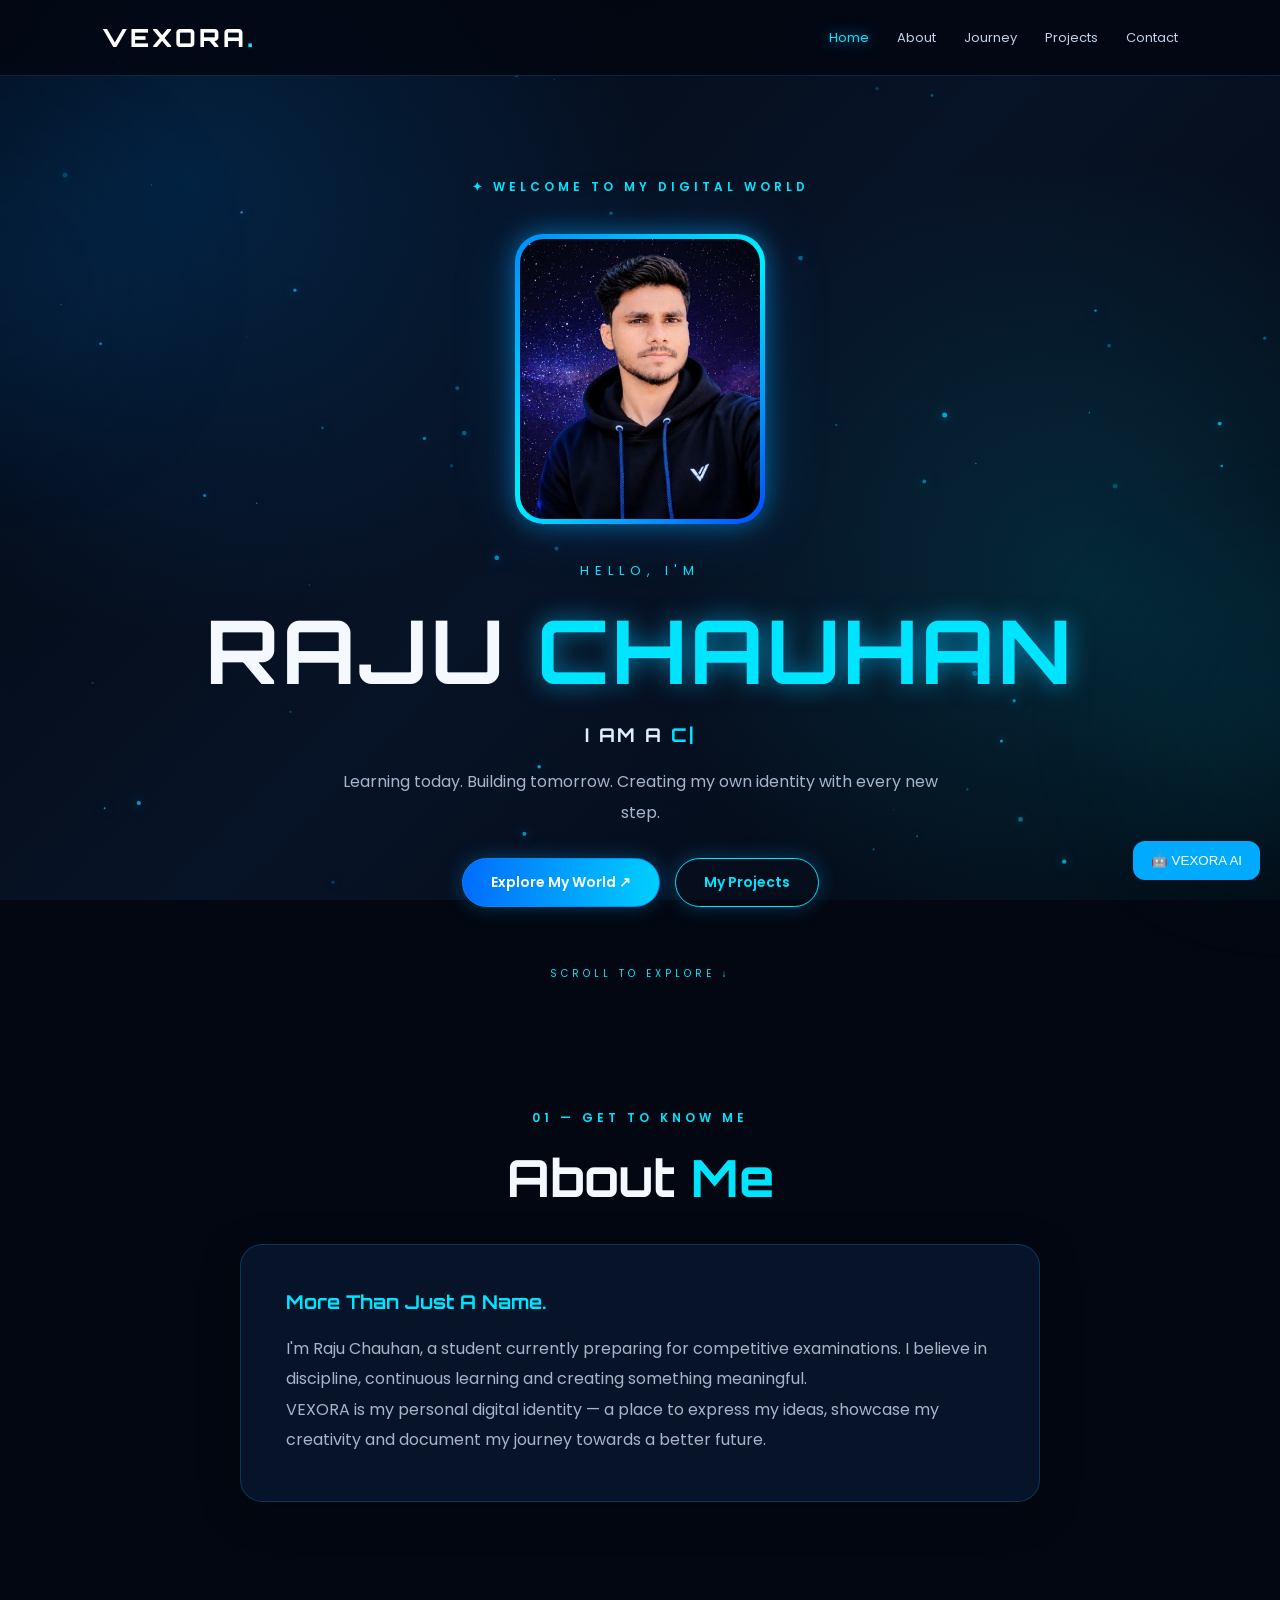
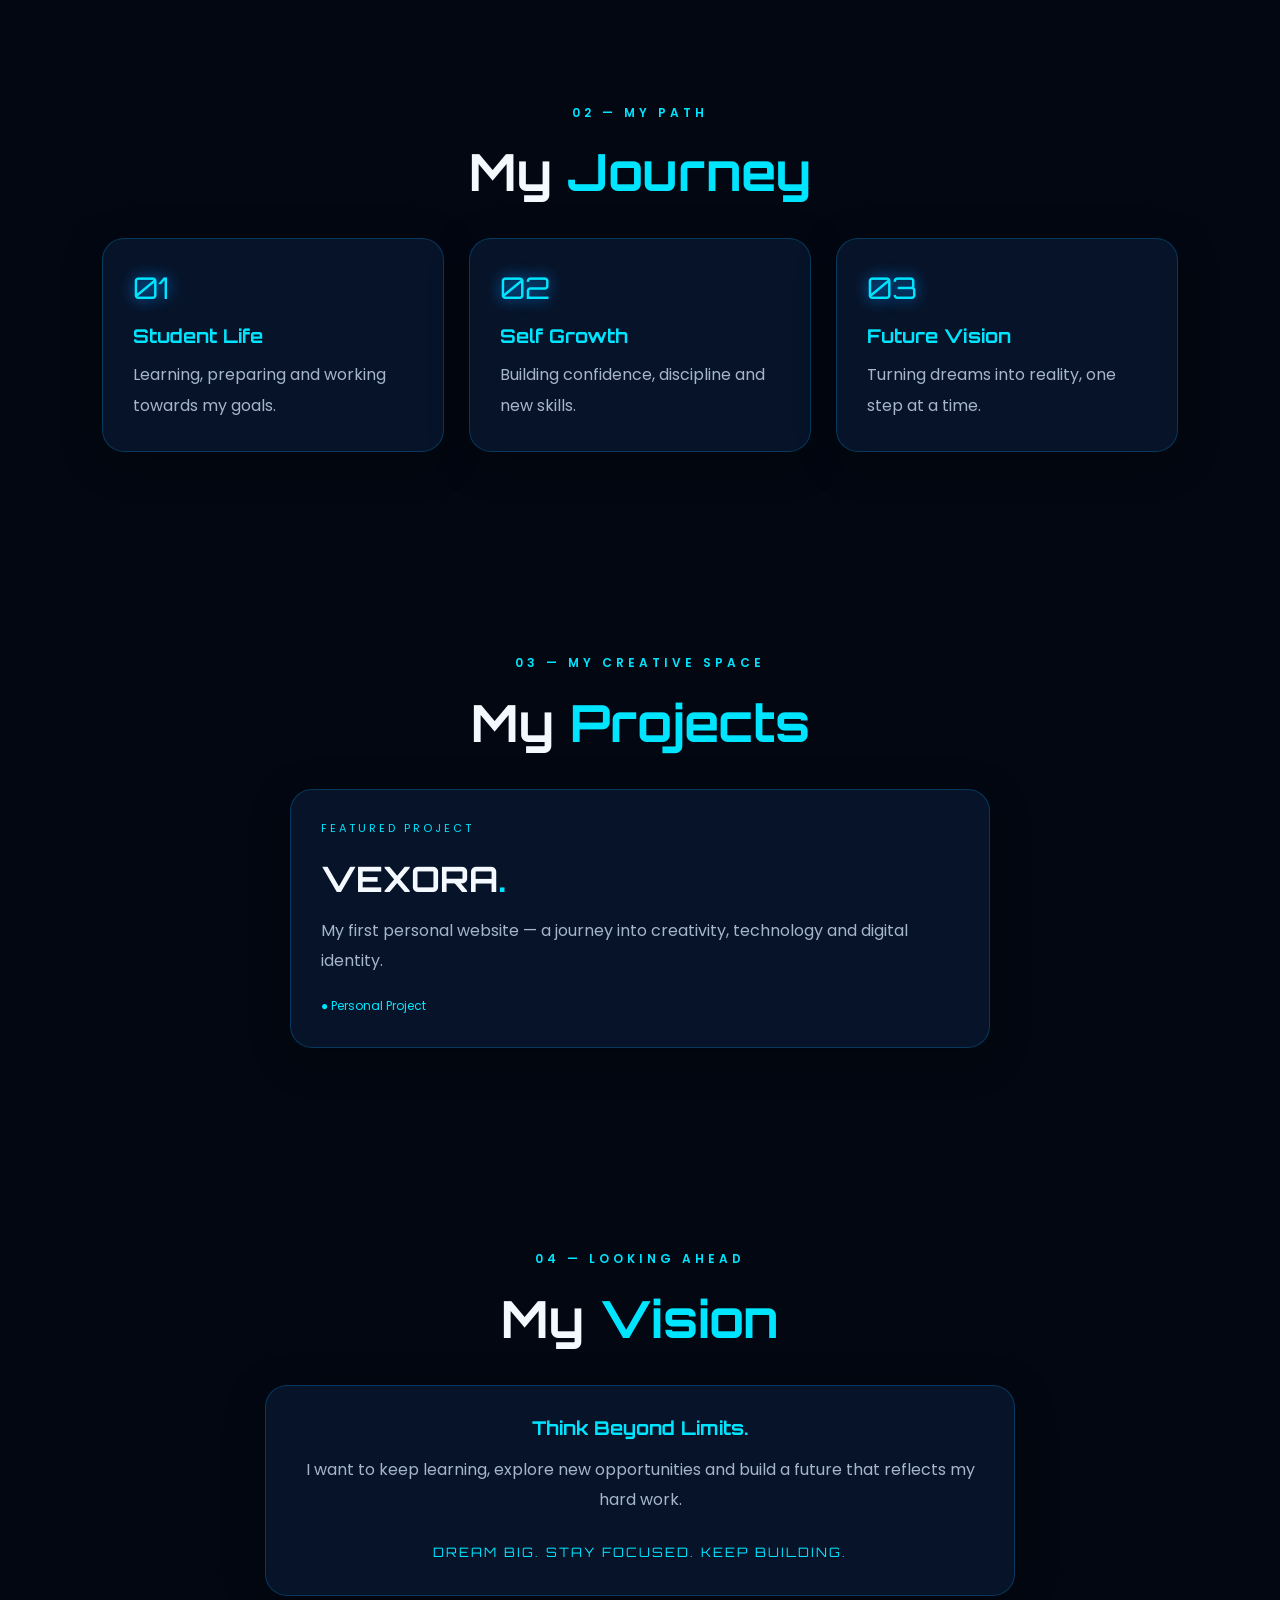
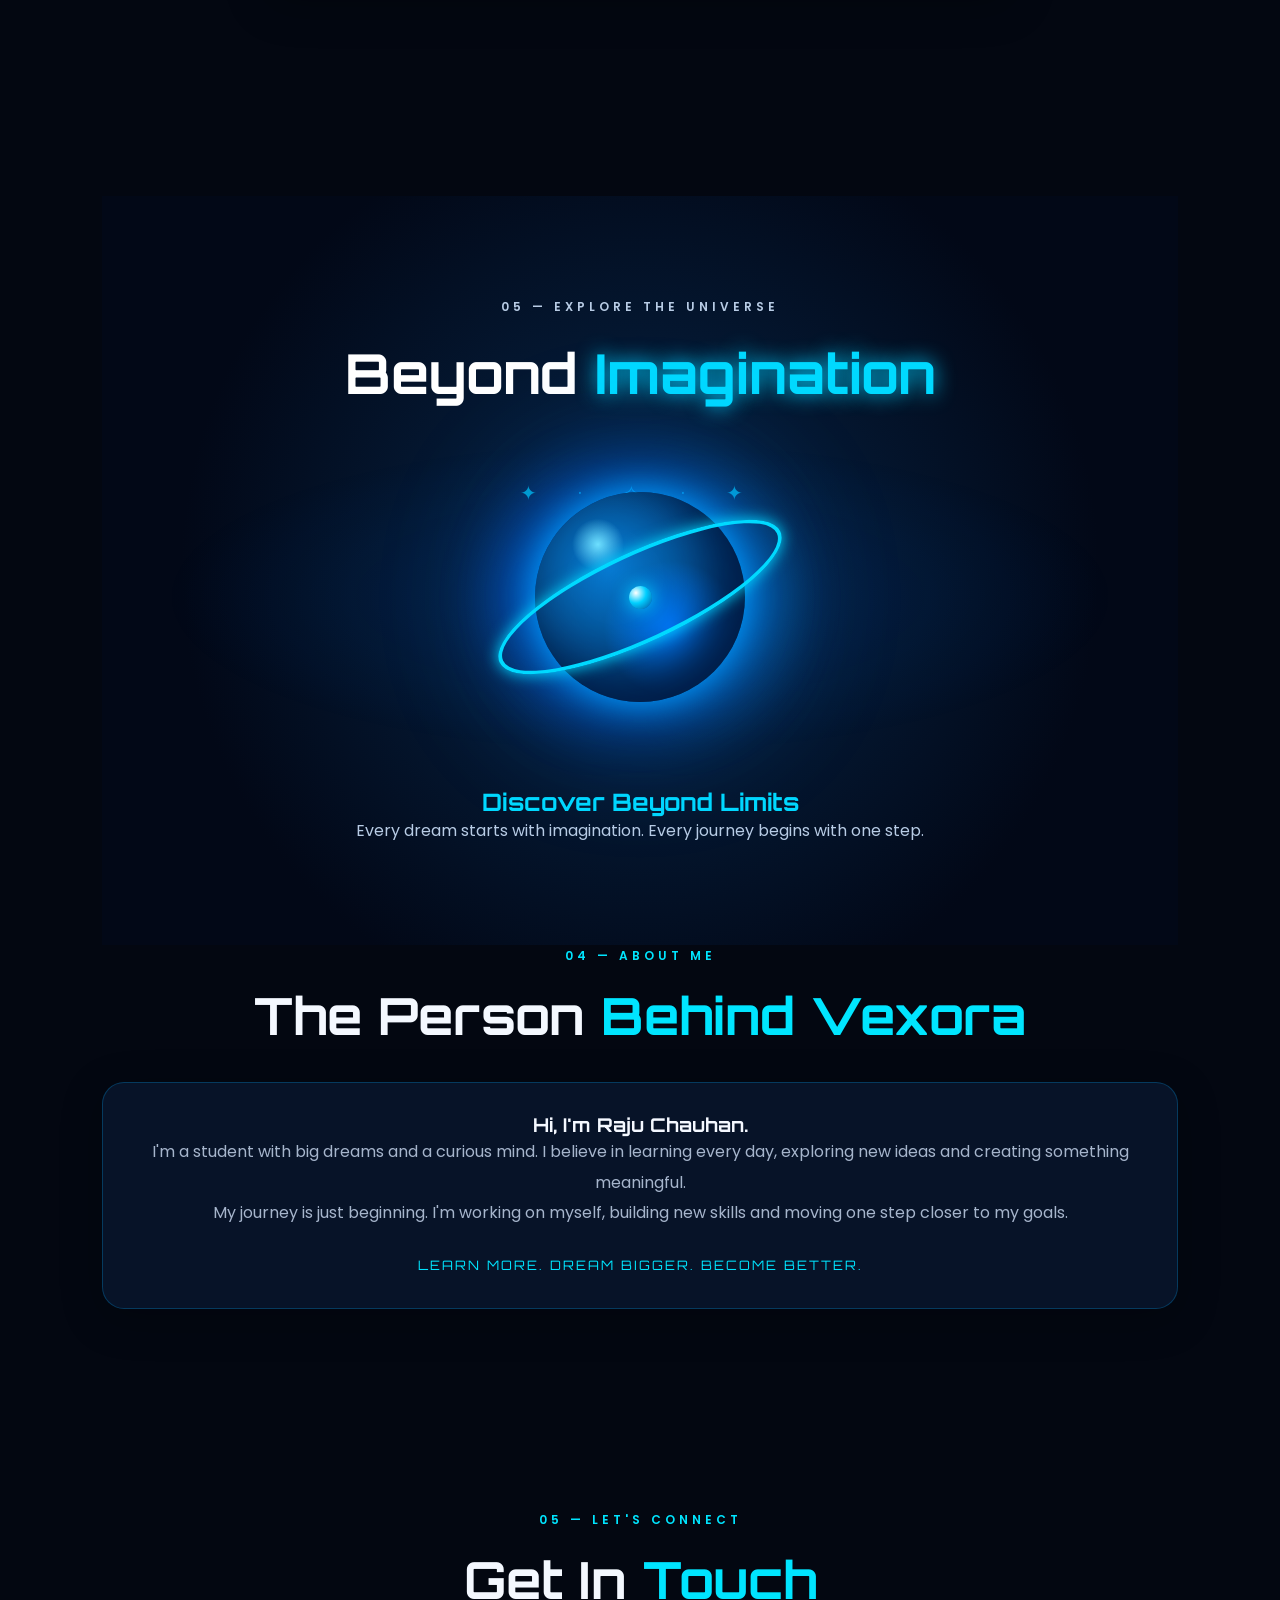
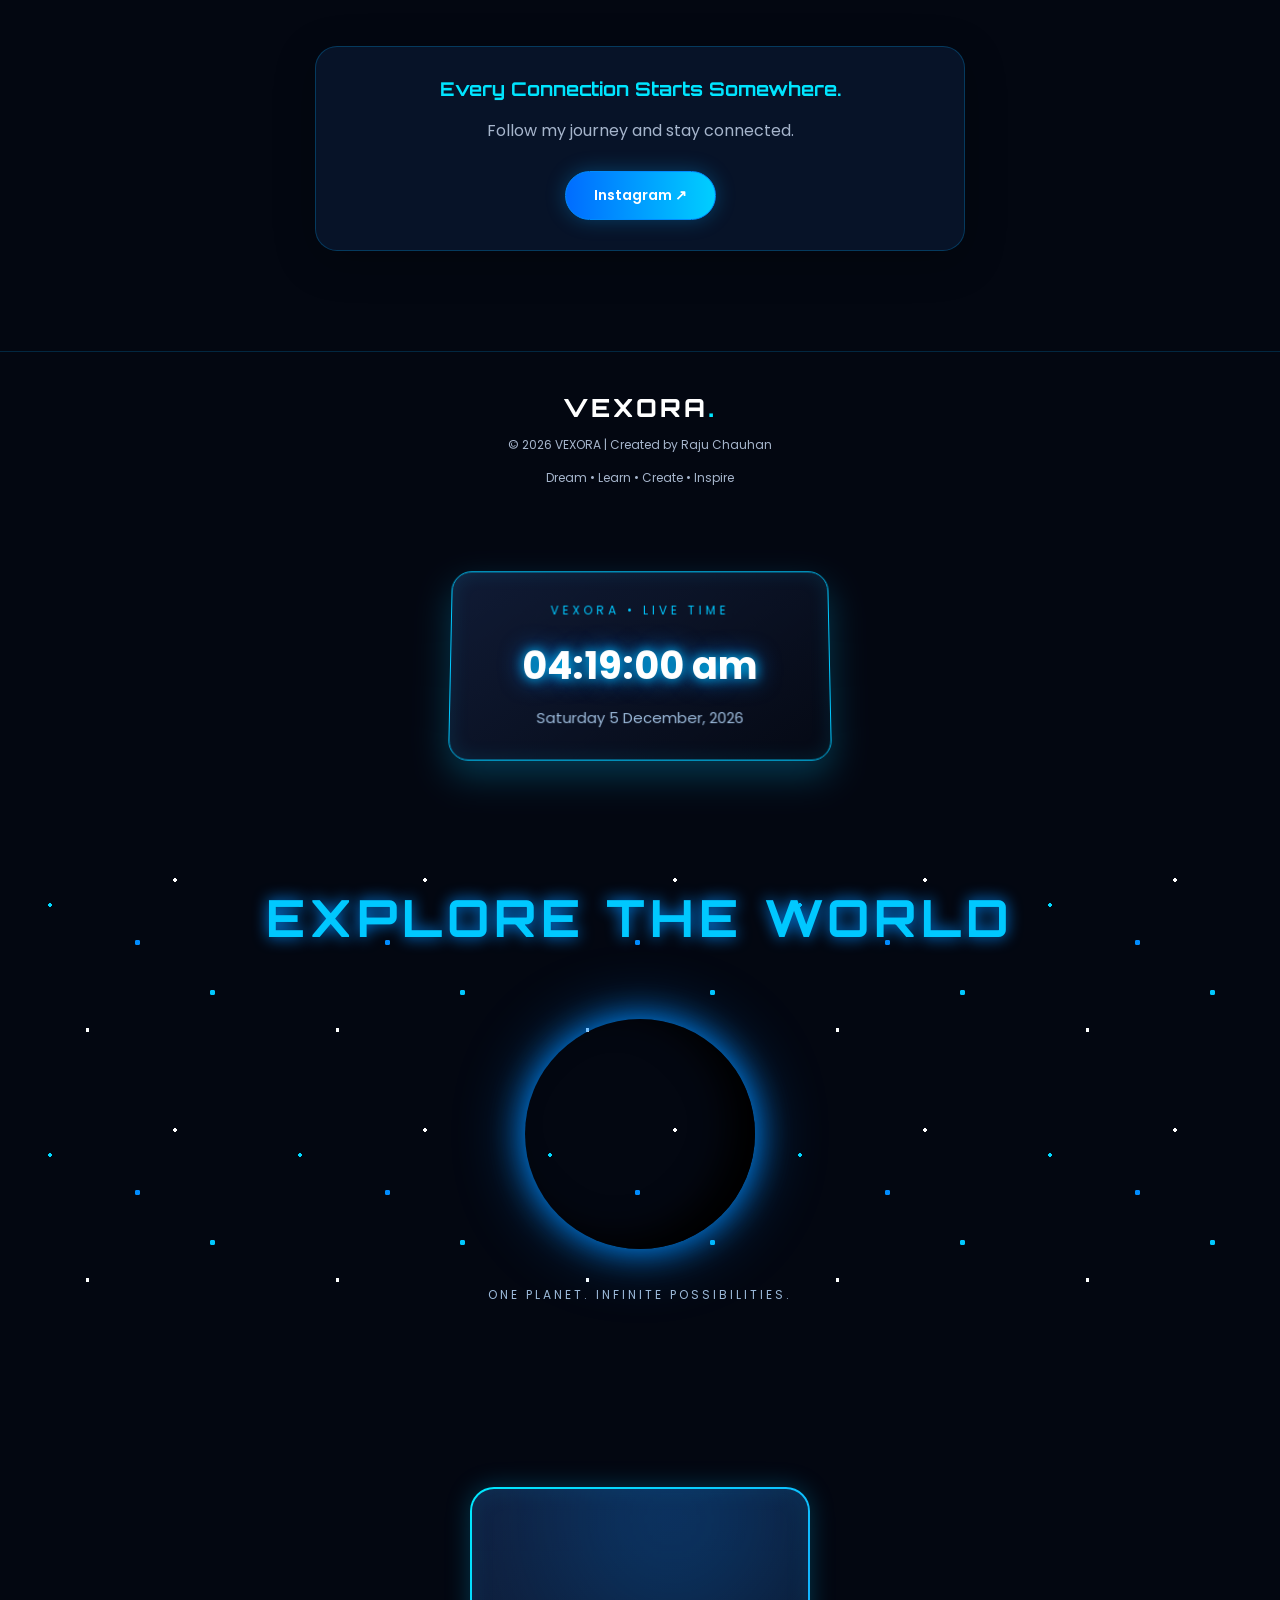
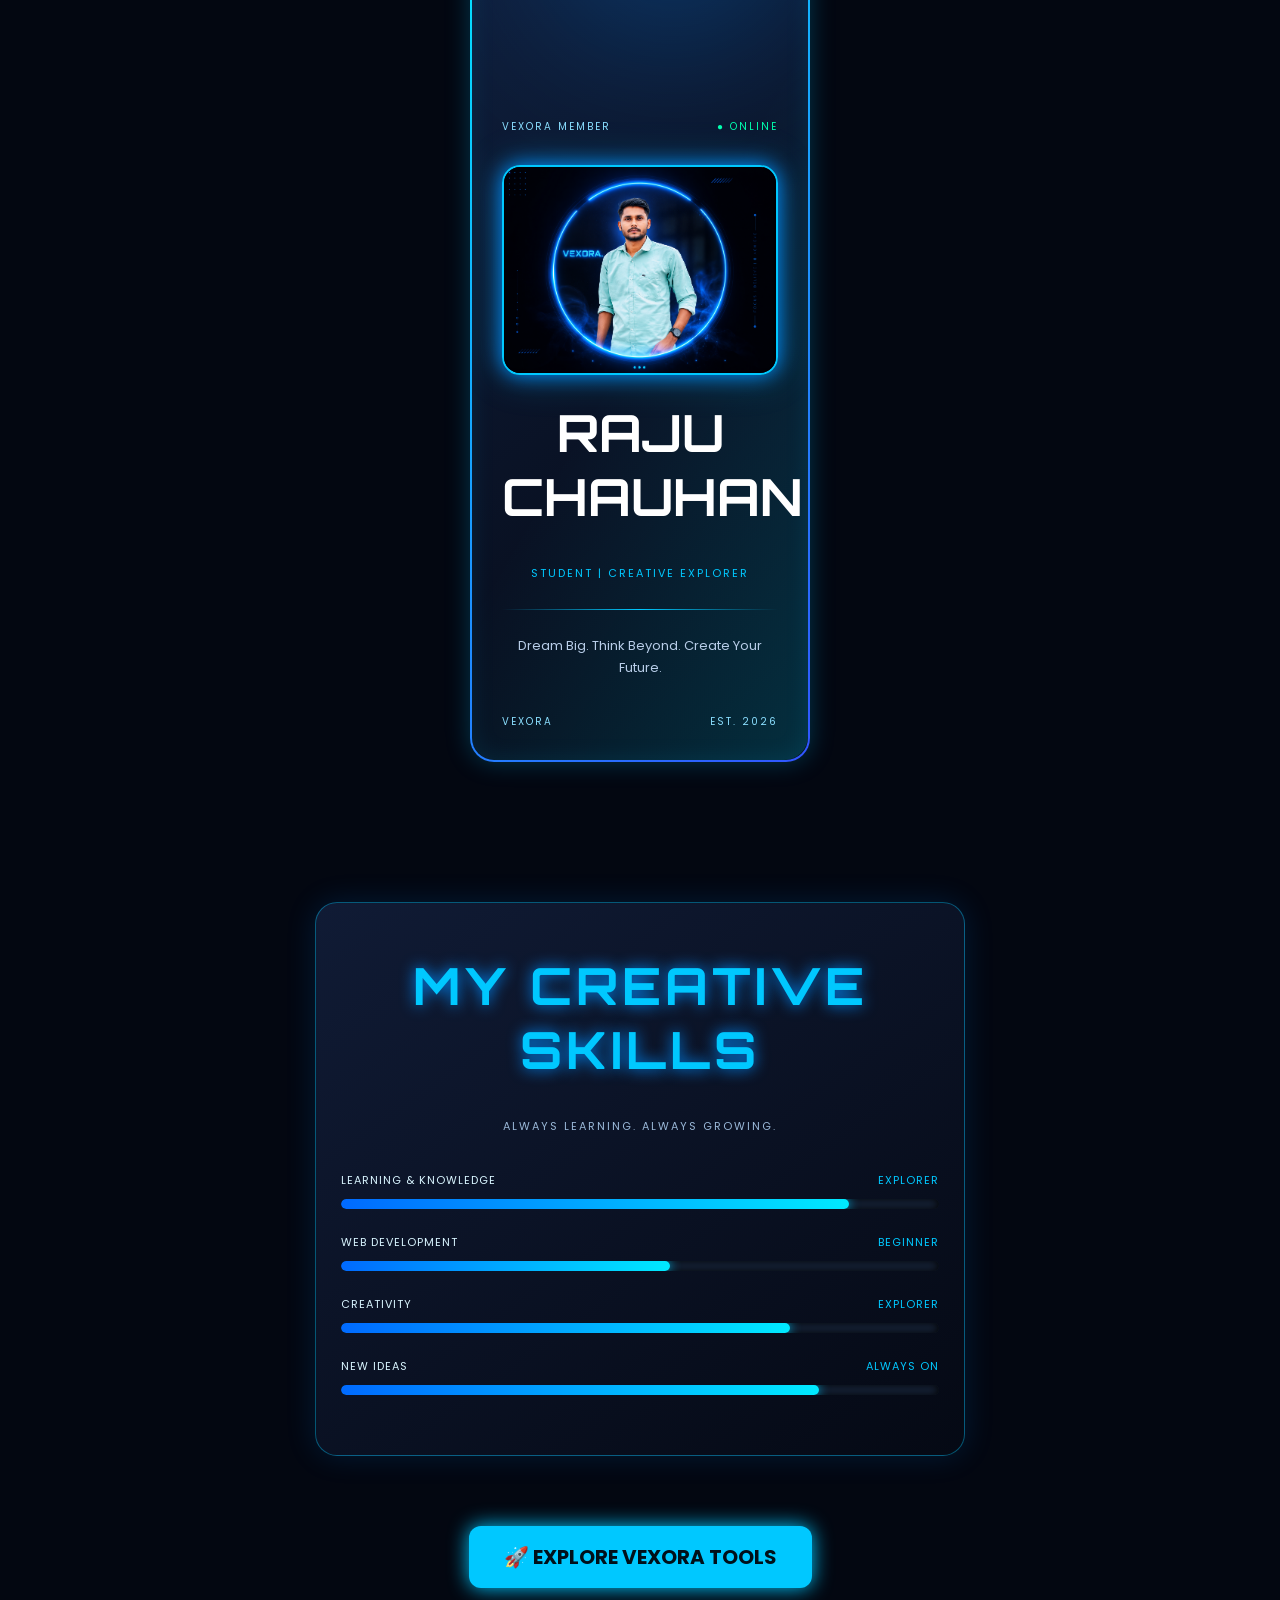
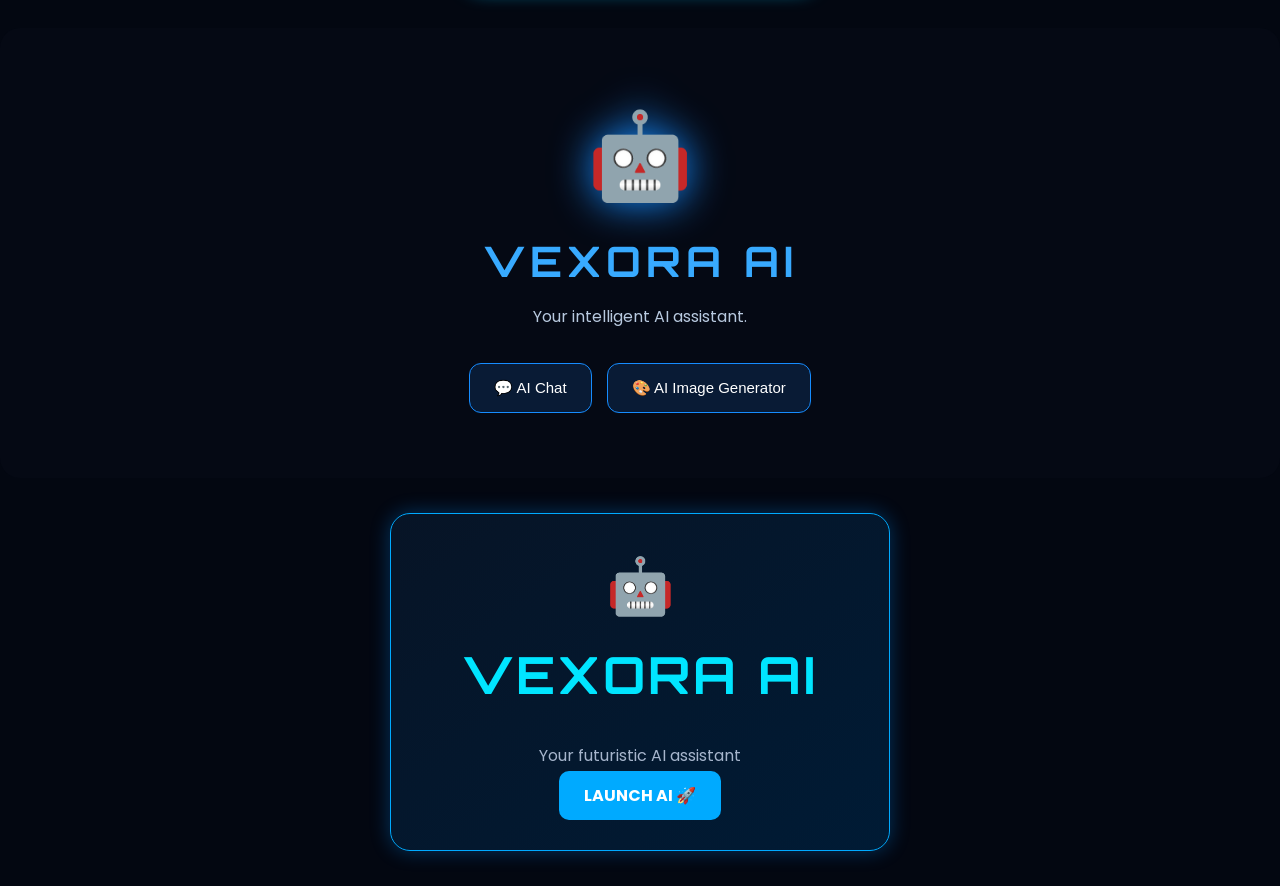
<file: index.html>
<!DOCTYPE html>
<html lang="en">
<head>
  <meta charset="UTF-8">
  <meta name="viewport" content="width=device-width, initial-scale=1.0">
  <meta name="description" content="Raju Chauhan | Student, Dreamer and Creator. Welcome to VEXORA.">
  <title>VEXORA | Raju Chauhan</title>
  <link rel="stylesheet" href="style.css">
</head>
<body>

  <div class="glow glow-one"></div>
  <div class="glow glow-two"></div>

  <header>
    <nav class="navbar">
      <a href="#home" class="logo">VEXORA<span>.</span></a>
      <div class="nav-links">
        <a href="#home">Home</a>
        <a href="#about">About</a>
        <a href="#journey">Journey</a>
        <a href="#projects">Projects</a>
        <a href="#contact">Contact</a>
      </div>
    </nav>
  </header>

  <main>

    <section id="home" class="hero">
      <div class="hero-content">
        <p class="tagline">✦ WELCOME TO MY DIGITAL WORLD</p>

        <div class="photo-frame">
          <img src="raju.jpg.jpeg" alt="Raju Chauhan" class="profile-photo">
        </div>

        <p class="intro">HELLO, I'M</p>
        <h1>RAJU <span>CHAUHAN</span></h1>

        <h3 class="typing-line">
  I AM A <span id="typing-text">STUDENT</span><span class="typing-cursor">|</span>
</h3>

        <p class="hero-text">
          Learning today. Building tomorrow.
          Creating my own identity with every new step.
        </p>

        <div class="hero-buttons">
          <a href="#about" class="btn">Explore My World ↗</a>
          <a href="#projects" class="btn btn-outline">My Projects</a>
        </div>
      </div>

      <div class="scroll-text">SCROLL TO EXPLORE ↓</div>
    </section>

    <section id="about">
      <p class="tagline">01 — GET TO KNOW ME</p>
      <h2>About <span>Me</span></h2>

      <div class="card about-card">
        <h3>More Than Just A Name.</h3>
        <p>
          I'm Raju Chauhan, a student currently preparing for
          competitive examinations. I believe in discipline,
          continuous learning and creating something meaningful.
        </p>
        <p>
          VEXORA is my personal digital identity — a place to
          express my ideas, showcase my creativity and document
          my journey towards a better future.
        </p>
      </div>
    </section>

    <section id="journey">
      <p class="tagline">02 — MY PATH</p>
      <h2>My <span>Journey</span></h2>

      <div class="grid">
        <div class="card">
          <div class="card-number">01</div>
          <h3>Student Life</h3>
          <p>Learning, preparing and working towards my goals.</p>
        </div>

        <div class="card">
          <div class="card-number">02</div>
          <h3>Self Growth</h3>
          <p>Building confidence, discipline and new skills.</p>
        </div>

        <div class="card">
          <div class="card-number">03</div>
          <h3>Future Vision</h3>
          <p>Turning dreams into reality, one step at a time.</p>
        </div>
      </div>
    </section>

    <section id="projects">
      <p class="tagline">03 — MY CREATIVE SPACE</p>
      <h2>My <span>Projects</span></h2>

      <div class="card project-card">
        <div class="project-label">FEATURED PROJECT</div>
        <h3>VEXORA<span>.</span></h3>
        <p>
          My first personal website — a journey into creativity,
          technology and digital identity.
        </p>
        <span class="project-status">● Personal Project</span>
      </div>
    </section>

    <section id="vision">
      <p class="tagline">04 — LOOKING AHEAD</p>
      <h2>My <span>Vision</span></h2>

      <div class="card vision-card">
        <h3>Think Beyond Limits.</h3>
        <p>
          I want to keep learning, explore new opportunities
          and build a future that reflects my hard work.
        </p>
        <p class="vision-highlight">
          DREAM BIG. STAY FOCUSED. KEEP BUILDING.
        </p>
      </div>
    </section>
    <section id="about">
      <!-- VEXORA 3D PLANET -->
<section class="planet-section">
  <p class="tagline">05 — EXPLORE THE UNIVERSE</p>

  <h2>Beyond <span>Imagination</span></h2>

  <div class="planet-container">
    <div class="planet">
      <div class="planet-ring"></div>
      <div class="planet-glow"></div>
    </div>
  </div>

  <h3>Discover Beyond Limits</h3>
  <p>
    Every dream starts with imagination.
    Every journey begins with one step.
  </p>
</section>
      <p class="tagline">04 — ABOUT ME</p>
      <h2>The Person <span>Behind Vexora</span></h2>

      <div class="card">
        <h3>Hi, I'm Raju Chauhan.</h3>
        <p>
          I'm a student with big dreams and a curious mind.
          I believe in learning every day, exploring new ideas
          and creating something meaningful.
        </p>
        <p>
          My journey is just beginning. I'm working on myself,
          building new skills and moving one step closer to my goals.
        </p>
        <p class="vision-highlight">
          LEARN MORE. DREAM BIGGER. BECOME BETTER.
        </p>
      </div>
    </section>
    <section id="contact">
      <p class="tagline">05 — LET'S CONNECT</p>
      <h2>Get In <span>Touch</span></h2>

      <div class="card contact-card">
        <h3>Every Connection Starts Somewhere.</h3>
        <p>Follow my journey and stay connected.</p>
        <a class="btn" href="https://www.instagram.com/"
           target="_blank" rel="noopener noreferrer">
          Instagram ↗
        </a>
      </div>
    </section>

  </main>

  <footer>
    <a href="#home" class="logo">VEXORA<span>.</span></a>
    <p>© 2026 VEXORA | Created by Raju Chauhan</p>
    <p>Dream • Learn • Create • Inspire</p>
  </footer>

 
  <div class="clock-3d">
  <div class="clock-label">VEXORA • LIVE TIME</div>
  <div id="digital-time">00:00:00</div>
  <div id="digital-date">Loading date...</div>
</div>
  <script src="script.js"></script>
  <div class="earth-section">
  <h2>EXPLORE THE WORLD</h2>
  <div class="earth-container">
    <div class="earth"></div>
  </div>
  <p>ONE PLANET. INFINITE POSSIBILITIES.</p>
</div>
  <section class="profile-section">
  <div class="holo-card" id="holoCard">

    <div class="holo-glow"></div>

    <div class="profile-top">
      <span>VEXORA MEMBER</span>
      <span class="profile-status">● ONLINE</span>
    </div>

    <img
  class="profile-avatar"
  src="raju-profile.png.png"
  alt="Raju Chauhan"
/>

    <h2>RAJU CHAUHAN</h2>
    <p class="profile-role">STUDENT | CREATIVE EXPLORER</p>

    <div class="profile-line"></div>

    <p class="profile-quote">
      Dream Big. Think Beyond. Create Your Future.
    </p>

    <div class="profile-bottom">
      <span>VEXORA</span>
      <span>EST. 2026</span>
    </div>

  </div>
</section>
  <section class="skills-section">
  <h2>MY CREATIVE SKILLS</h2>
  <p class="skills-subtitle">ALWAYS LEARNING. ALWAYS GROWING.</p>

  <div class="skill-box">
    <div class="skill-info">
      <span>LEARNING & KNOWLEDGE</span>
      <span>EXPLORER</span>
    </div>
    <div class="skill-track">
      <div class="skill-fill" style="--level: 85%"></div>
    </div>
  </div>

  <div class="skill-box">
    <div class="skill-info">
      <span>WEB DEVELOPMENT</span>
      <span>BEGINNER</span>
    </div>
    <div class="skill-track">
      <div class="skill-fill" style="--level: 55%"></div>
    </div>
  </div>

  <div class="skill-box">
    <div class="skill-info">
      <span>CREATIVITY</span>
      <span>EXPLORER</span>
    </div>
    <div class="skill-track">
      <div class="skill-fill" style="--level: 75%"></div>
    </div>
  </div>

  <div class="skill-box">
    <div class="skill-info">
      <span>NEW IDEAS</span>
      <span>ALWAYS ON</span>
    </div>
    <div class="skill-track">
      <div class="skill-fill" style="--level: 80%"></div>
    </div>
  </div>
</section>
  <div style="text-align:center; margin:40px auto;">
  <a href="image-tools.html" style="
    display:inline-block;
    padding:16px 35px;
    background:#00c8ff;
    color:#00101a;
    text-decoration:none;
    font-size:20px;
    font-weight:bold;
    border-radius:12px;
    box-shadow:0 0 20px #00c8ff;
  ">
    🚀 EXPLORE VEXORA TOOLS
  </a>
</div>
  <!-- VEXORA AI ENTRY -->
<section id="vexora-ai">
  <div class="ai-welcome">
    <div class="ai-robot">🤖</div>
    <h1>VEXORA AI</h1>
    <p>Your intelligent AI assistant.</p>
    <div class="ai-options">
      <button onclick="showAI('chat')">💬 AI Chat</button>
      <button onclick="showAI('image')">🎨 AI Image Generator</button>
    </div>
  </div>
</section>
  <!-- VEXORA AI CHAT -->
<div id="vexora-chat">
  <button id="chat-toggle">🤖 VEXORA AI</button>

  <div id="chat-box" style="display:none;">
    <h3>VEXORA AI</h3>
    <div id="chat-messages">
      <p>🤖 Hello! Welcome to VEXORA AI.</p>
    </div>

    <div class="chat-input">
      <input id="user-message" placeholder="Ask me anything..." />
      <button id="send-message">Send</button>
    </div>
  </div>
</div>

<style>
#vexora-chat {
  position: fixed;
  bottom: 20px;
  right: 20px;
  z-index: 9999;
  font-family: Arial, sans-serif;
}
#chat-toggle, #send-message {
  background: #00aaff;
  color: white;
  border: none;
  padding: 12px 18px;
  border-radius: 12px;
  cursor: pointer;
}
#chat-box {
  width: 320px;
  background: #071426;
  color: white;
  border: 1px solid #00aaff;
  border-radius: 15px;
  padding: 15px;
  margin-bottom: 10px;
}
#chat-messages {
  height: 250px;
  overflow-y: auto;
  padding: 8px;
}
#user-message {
  width: 65%;
  padding: 10px;
  border-radius: 8px;
}
</style>

<script>
const toggle = document.getElementById("chat-toggle");
const box = document.getElementById("chat-box");
const send = document.getElementById("send-message");
const input = document.getElementById("user-message");
const messages = document.getElementById("chat-messages");

toggle.onclick = () => {
  box.style.display =
    box.style.display === "none" ? "block" : "none";
};

send.onclick = async () => {
  const message = input.value.trim();
  if (!message) return;

  messages.innerHTML += `<p><b>You:</b> ${message.replace(/&/g,"&amp;").replace(/</g,"&lt;").replace(/>/g,"&gt;")}</p>`;
  input.value = "";
  send.disabled = true;

  const loading = document.createElement("p");
  loading.textContent = "VEXORA AI is thinking...";
  messages.appendChild(loading);

  try {
    const response = await fetch(
      "https://floral-sun-2889.rajumurkata.workers.dev/chat",
      {
        method: "POST",
        headers: {"Content-Type": "application/json"},
        body: JSON.stringify({message})
      }
    );

    const data = await response.json();
    loading.textContent = response.ok
      ? "🤖 " + data.reply
      : "Error: " + (data.error || "Please try again");
  } catch (error) {
    loading.textContent = "Connection error. Please try again.";
  }

  send.disabled = false;
  messages.scrollTop = messages.scrollHeight;
};

input.addEventListener("keydown", e => {
  if (e.key === "Enter") send.click();
});
</script> 
  <!-- VEXORA AI BUTTON -->
<div class="vexora-ai-card">
  <div class="ai-icon">🤖</div>
  <h2>VEXORA AI</h2>
  <p>Your futuristic AI assistant</p>
  <a href="ai.html" class="ai-open-btn">
    LAUNCH AI 🚀
  </a>
</div>

<style>
.vexora-ai-card {
  background: linear-gradient(145deg,#071426,#001b35);
  border: 1px solid #00aaff;
  border-radius: 20px;
  padding: 30px;
  margin: 35px auto;
  max-width: 500px;
  text-align: center;
  color: white;
  box-shadow: 0 0 20px #008cff55;
}
.vexora-ai-card h2 {
  color: #00e5ff;
  letter-spacing: 3px;
}
.ai-icon {
  font-size: 55px;
}
.ai-open-btn {
  display: inline-block;
  padding: 12px 25px;
  background: #00aaff;
  color: white;
  text-decoration: none;
  border-radius: 10px;
  font-weight: bold;
}
</style>
</body>
</html>
</file>
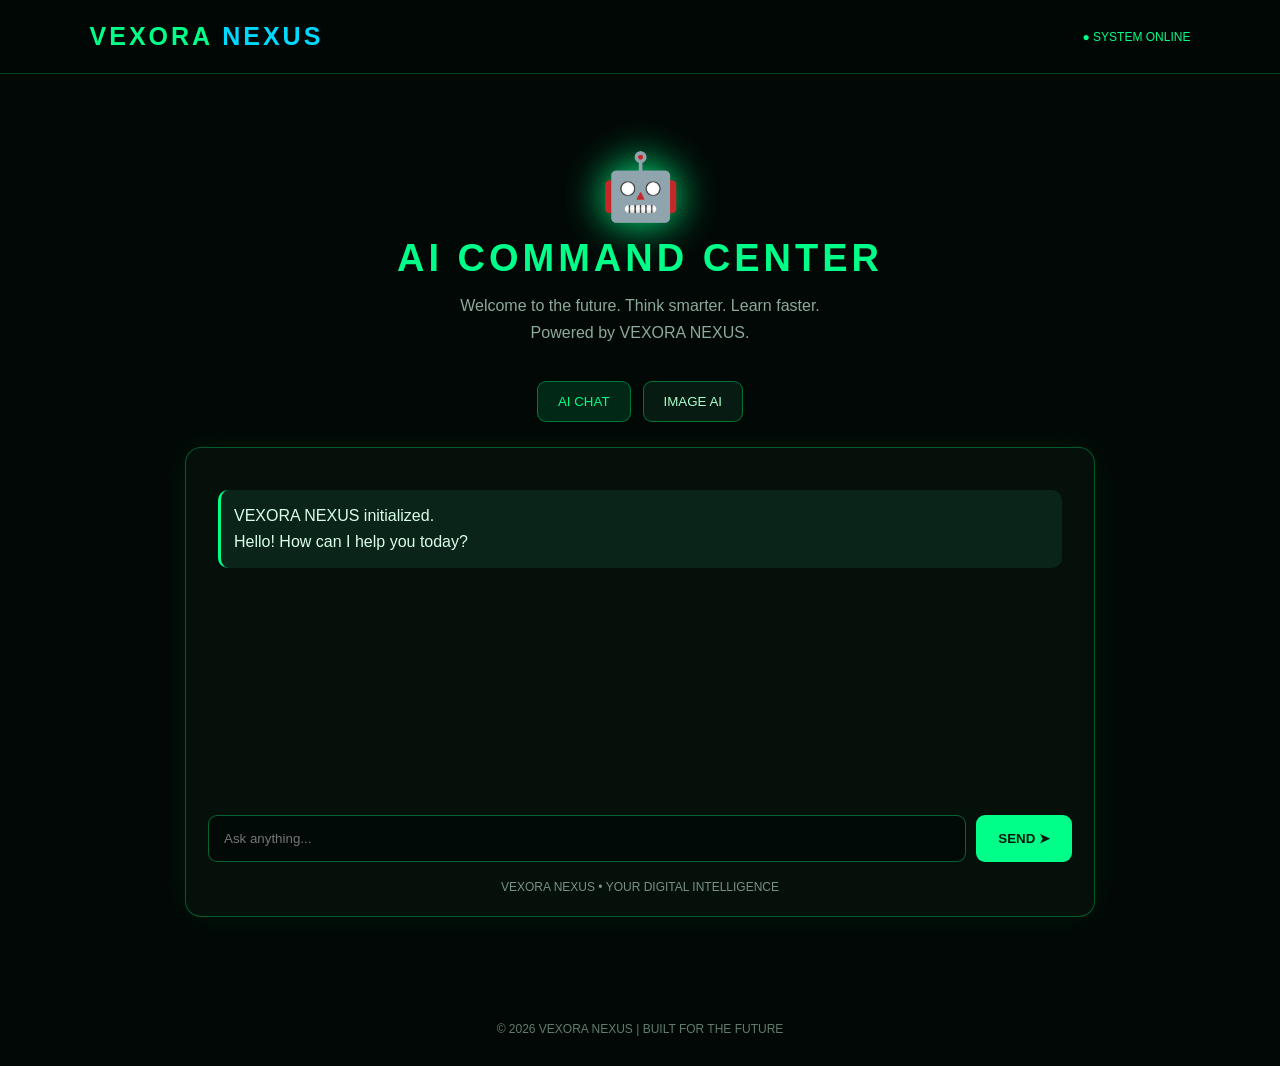
<file: ai.html>
<!DOCTYPE html>
<html lang="en">
<head>
<meta charset="UTF-8">
<meta name="viewport" content="width=device-width, initial-scale=1.0">
<title>VEXORA NEXUS | AI COMMAND CENTER</title>
<style>
*{margin:0;padding:0;box-sizing:border-box}
body{
background:#020806;color:#d9ffe9;
font-family:Arial,sans-serif;min-height:100vh;
overflow-x:hidden;
}
#matrix{
position:fixed;inset:0;width:100%;height:100%;
z-index:-1;opacity:.28;
}
header{
padding:22px 7%;display:flex;
justify-content:space-between;align-items:center;
border-bottom:1px solid #00ff7740;
background:#020806bb;
}
.logo{font-size:25px;font-weight:bold;color:#00ff88;letter-spacing:3px}
.logo span{color:#00d9ff}
.status{color:#00ff88;font-size:12px}
main{max-width:950px;margin:55px auto;padding:20px}
.hero{text-align:center;margin-bottom:35px}
.robot{font-size:65px;filter:drop-shadow(0 0 20px #00ff88)}
h1{font-size:38px;color:#00ff88;letter-spacing:4px;margin:12px}
.hero p{color:#8da99a;line-height:1.7}
.tabs{display:flex;justify-content:center;gap:12px;margin:25px 0}
.tab{
background:#071b13;border:1px solid #00ff7760;
color:#aaffcc;padding:12px 20px;border-radius:9px;
cursor:pointer
}
.tab.active{background:#00ff8820;color:#00ff88}
.panel{
background:#06120de8;border:1px solid #00ff7750;
border-radius:16px;padding:22px;
box-shadow:0 0 35px #00ff7710;
}
#chat{height:330px;overflow-y:auto;padding:10px}
.msg{padding:13px;margin:10px 0;border-radius:10px;
line-height:1.6;white-space:pre-wrap}
.bot{background:#0b2419;border-left:3px solid #00ff88}
.user{background:#10212b;border-left:3px solid #00d9ff}
.inputrow{display:flex;gap:10px;margin-top:15px}
input{
flex:1;min-width:0;background:#020a07;
border:1px solid #00ff7760;border-radius:9px;
padding:15px;color:white;outline:none
}
button.send{
background:#00ff88;color:#001b0c;border:0;
padding:0 22px;border-radius:9px;font-weight:bold;
cursor:pointer
}
.note{text-align:center;color:#779184;font-size:12px;margin-top:18px}
#imagePanel{display:none}
#imagePanel input{width:100%;margin:15px 0}
footer{text-align:center;color:#607d6c;padding:30px;font-size:12px}
@media(max-width:600px){
h1{font-size:27px}.inputrow{flex-wrap:wrap}
button.send{padding:14px;width:100%}
header{padding:18px}
}
</style>
</head>
<body>
<canvas id="matrix"></canvas>
<header>
<div class="logo">VEXORA <span>NEXUS</span></div>
<div class="status">● SYSTEM ONLINE</div>
</header>
<main>
<section class="hero">
<div class="robot">🤖</div>
<h1>AI COMMAND CENTER</h1>
<p>Welcome to the future. Think smarter. Learn faster.<br>Powered by VEXORA NEXUS.</p>
</section>

<div class="tabs">
<button class="tab active" onclick="showTab('chatPanel',this)">AI CHAT</button>
<button class="tab" onclick="showTab('imagePanel',this)">IMAGE AI</button>
</div>

<section class="panel" id="chatPanel">
<div id="chat">
<div class="msg bot">VEXORA NEXUS initialized.<br>Hello! How can I help you today?</div>
</div>
<div class="inputrow">
<input id="question" placeholder="Ask anything..." onkeydown="if(event.key==='Enter')sendMessage()">
<button class="send" onclick="sendMessage()">SEND ➤</button>
</div>
<p class="note">VEXORA NEXUS • YOUR DIGITAL INTELLIGENCE</p>
</section>

<section class="panel" id="imagePanel">
<h2 style="color:#00ff88">AI IMAGE GENERATOR</h2>
<p style="margin-top:12px;color:#91ad9c">Describe your imagination and create something amazing.</p>
<input placeholder="Describe your image..." id="imagePrompt">
<button class="send" style="padding:14px;width:100%" onclick="alert('Image generator connection coming soon!')">GENERATE IMAGE ✦</button>
<p class="note">Image generation connection will be added next.</p>
</section>
</main>
<footer>© 2026 VEXORA NEXUS | BUILT FOR THE FUTURE</footer>

<script>
// Matrix background animation
const canvas=document.getElementById("matrix");
const ctx=canvas.getContext("2d");
let drops=[];
function resize(){
canvas.width=innerWidth;canvas.height=innerHeight;
drops=Array(Math.floor(canvas.width/17)).fill(1);
}
resize();window.addEventListener("resize",resize);
function draw(){
ctx.fillStyle="rgba(2,8,6,0.08)";
ctx.fillRect(0,0,canvas.width,canvas.height);
ctx.fillStyle="#00ff66";ctx.font="15px monospace";
drops.forEach((y,i)=>{
ctx.fillText(Math.random()>.5?"1":"0",i*17,y*17);
if(y*17>canvas.height&&Math.random()>.97)drops[i]=0;
drops[i]++;
});
}
setInterval(draw,45);

function showTab(id,btn){
document.getElementById("chatPanel").style.display="none";
document.getElementById("imagePanel").style.display="none";
document.getElementById(id).style.display="block";
document.querySelectorAll(".tab").forEach(b=>b.classList.remove("active"));
btn.classList.add("active");
}

async function sendMessage(){
const input=document.getElementById("question");
const question=input.value.trim();
if(!question)return;
const chat=document.getElementById("chat");
const user=document.createElement("div");
user.className="msg user";user.textContent=question;
chat.appendChild(user);input.value="";
const loading=document.createElement("div");
loading.className="msg bot";loading.textContent="NEXUS is thinking...";
chat.appendChild(loading);chat.scrollTop=chat.scrollHeight;

try{
// Cloudflare Worker connection will be configured next.
const response=await fetch("https://floral-sun-2889.rajumurkata.workers.dev/chat",{
method:"POST",
headers:{"Content-Type":"application/json"},
body:JSON.stringify({message:question})
});
const data=await response.json();
loading.textContent=data.reply||data.response||data.error||"No response received.";
}catch(error){
loading.textContent="AI connection pending. Backend setup is required.";
}
chat.scrollTop=chat.scrollHeight;
}
</script>
</body>
</html>
</file>
<file: style.css>
@import url('https://fonts.googleapis.com/css2?family=Orbitron:wght@400;500;600;700;800&family=Poppins:wght@300;400;500;600;700&display=swap');

:root {
  --bg: #030711;
  --blue: #008cff;
  --cyan: #00e5ff;
  --text: #f4f8ff;
  --muted: #a6b5cc;
  --card: rgba(10, 24, 48, .78);
}

* {
  margin: 0;
  padding: 0;
  box-sizing: border-box;
  scroll-behavior: smooth;
}

body {
  background: var(--bg);
  color: var(--text);
  font-family: 'Poppins', sans-serif;
  overflow-x: hidden;
}

body::before {
  content: "";
  position: fixed;
  inset: 0;
  z-index: -2;
  pointer-events: none;
  background:
    radial-gradient(circle at 15% 20%, rgba(0,140,255,.18), transparent 35%),
    radial-gradient(circle at 85% 65%, rgba(0,229,255,.13), transparent 35%),
    linear-gradient(135deg, #030711, #071326, #030711);
}

body::after {
  content: "";
  position: fixed;
  inset: 0;
  z-index: -1;
  pointer-events: none;
  opacity: .12;
  background-image: linear-gradient(rgba(0,180,255,.12) 1px, transparent 1px),
                    linear-gradient(90deg, rgba(0,180,255,.12) 1px, transparent 1px);
  background-size: 45px 45px;
}

a {
  text-decoration: none;
  color: inherit;
}

header {
  position: sticky;
  top: 0;
  z-index: 100;
  background: rgba(3,7,17,.85);
  backdrop-filter: blur(18px);
  border-bottom: 1px solid rgba(0,180,255,.2);
}

.navbar {
  min-height: 75px;
  padding: 15px 8%;
  display: flex;
  justify-content: space-between;
  align-items: center;
  gap: 20px;
}

.logo {
  font-family: 'Orbitron', sans-serif;
  font-size: 25px;
  font-weight: 800;
  letter-spacing: 3px;
  color: white;
}

.logo span,
h2 span,
.project-card h3 span {
  color: var(--cyan);
}

.nav-links {
  display: flex;
  gap: 28px;
  flex-wrap: wrap;
}

.nav-links a {
  font-size: 13px;
  color: #c2d1e7;
  transition: .3s;
}

.nav-links a:hover {
  color: var(--cyan);
  text-shadow: 0 0 15px var(--cyan);
}

section {
  padding: 100px 8%;
  position: relative;
  scroll-margin-top: 75px;
}

h1, h2, h3 {
  font-family: 'Orbitron', sans-serif;
}

h1 {
  font-size: clamp(2.4rem, 7vw, 5.5rem);
  letter-spacing: 3px;
  margin: 12px 0;
}

h1 span {
  color: var(--cyan);
  text-shadow: 0 0 25px rgba(0,190,255,.65);
}

h2 {
  font-size: clamp(2rem, 4vw, 3.2rem);
  margin: 15px 0 35px;
}

h3 {
  font-size: 19px;
}

p {
  color: var(--muted);
  line-height: 1.9;
}

.hero {
  min-height: 90vh;
  display: flex;
  align-items: center;
  justify-content: center;
  text-align: center;
  overflow: hidden;
}

.hero-content {
  max-width: 900px;
  animation: fadeUp 1s ease both;
}

.tagline {
  color: var(--cyan);
  letter-spacing: 4px;
  font-size: 12px;
  font-weight: 600;
}

.photo-frame {
  width: 250px;
  height: 290px;
  margin: 35px auto;
  padding: 5px;
  border-radius: 28px;
  background: linear-gradient(135deg, #008cff, #00f0ff, #004cff);
  box-shadow: 0 0 25px rgba(0,170,255,.5),
              0 0 65px rgba(0,150,255,.2);
  animation: float 4s ease-in-out infinite;
}

.profile-photo {
  width: 100%;
  height: 100%;
  object-fit: cover;
  border-radius: 24px;
  display: block;
}

.intro {
  color: var(--cyan);
  letter-spacing: 6px;
  font-size: 13px;
}

.hero h3 {
  color: #dceeff;
  letter-spacing: 2px;
  margin: 18px 0;
}

.hero h3 span {
  color: var(--cyan);
}

.hero-text {
  max-width: 600px;
  margin: 20px auto 30px;
}

.hero-buttons {
  display: flex;
  justify-content: center;
  gap: 15px;
  flex-wrap: wrap;
}

.btn {
  display: inline-block;
  padding: 13px 28px;
  border-radius: 30px;
  border: 1px solid var(--blue);
  background: linear-gradient(90deg, #006cff, #00cfff);
  color: white;
  font-size: 14px;
  font-weight: 600;
  box-shadow: 0 0 20px rgba(0,170,255,.3);
  transition: .3s;
}

.btn:hover {
  transform: translateY(-5px);
  box-shadow: 0 0 30px rgba(0,210,255,.65);
}

.btn-outline {
  background: transparent;
  border-color: var(--cyan);
  color: var(--cyan);
}

.scroll-text {
  position: absolute;
  bottom: 25px;
  color: var(--cyan);
  font-size: 10px;
  letter-spacing: 4px;
}

#about, #journey, #projects, #vision, #contact {
  text-align: center;
}

.card {
  background: var(--card);
  border: 1px solid rgba(0,170,255,.25);
  border-radius: 22px;
  padding: 30px;
  backdrop-filter: blur(15px);
  box-shadow: 0 10px 40px rgba(0,0,0,.25);
  transition: .4s ease;
}

.card:hover {
  transform: translateY(-8px);
  border-color: var(--cyan);
  box-shadow: 0 0 30px rgba(0,170,255,.22);
}

.about-card {
  max-width: 800px;
  margin: auto;
  padding: 45px;
  text-align: left;
}

.about-card h3 {
  color: var(--cyan);
  margin-bottom: 20px;
}

.grid {
  display: grid;
  grid-template-columns: repeat(3, 1fr);
  gap: 25px;
  margin-top: 30px;
}

.grid .card {
  text-align: left;
  min-height: 190px;
}

.grid .card h3 {
  color: var(--cyan);
  margin: 18px 0 12px;
}

.card-number {
  color: var(--cyan);
  font-family: 'Orbitron', sans-serif;
  font-size: 30px;
  text-shadow: 0 0 15px var(--blue);
}

.project-card {
  max-width: 700px;
  margin: auto;
  text-align: left;
}

.project-label {
  color: var(--cyan);
  font-size: 11px;
  letter-spacing: 3px;
  margin-bottom: 20px;
}

.project-card h3 {
  font-size: 35px;
  margin-bottom: 15px;
}

.project-status {
  display: inline-block;
  color: var(--cyan);
  font-size: 12px;
  margin-top: 20px;
}

.vision-card {
  max-width: 750px;
  margin: auto;
}

.vision-card h3 {
  color: var(--cyan);
  margin-bottom: 15px;
}

.vision-highlight {
  color: var(--cyan);
  font-family: 'Orbitron', sans-serif;
  font-size: 13px;
  letter-spacing: 2px;
  margin-top: 25px;
}

.contact-card {
  max-width: 650px;
  margin: auto;
}

.contact-card h3 {
  color: var(--cyan);
  margin-bottom: 15px;
}

.contact-card .btn {
  margin-top: 25px;
}

footer {
  padding: 40px 8%;
  text-align: center;
  border-top: 1px solid rgba(0,170,255,.2);
}

footer p {
  font-size: 12px;
  margin-top: 10px;
}

.glow {
  position: fixed;
  width: 200px;
  height: 200px;
  border-radius: 50%;
  filter: blur(100px);
  opacity: .13;
  pointer-events: none;
  z-index: -1;
}

.glow-one {
  background: #008cff;
  top: 20%;
  left: -100px;
}

.glow-two {
  background: #00e5ff;
  bottom: 10%;
  right: -100px;
}

@keyframes fadeUp {
  from { opacity: 0; transform: translateY(30px); }
  to { opacity: 1; transform: translateY(0); }
}

@keyframes float {
  0%, 100% { transform: translateY(0); }
  50% { transform: translateY(-10px); }
}

@media (max-width: 768px) {
  .navbar {
    flex-direction: column;
    padding: 18px 5%;
  }

  .nav-links {
    justify-content: center;
    gap: 15px;
  }

  .nav-links a {
    font-size: 11px;
  }

  section {
    padding: 75px 6%;
  }

  .grid {
    grid-template-columns: 1fr;
  }

  .hero {
    min-height: 90vh;
    padding: 70px 5%;
  }

  .photo-frame {
    width: 205px;
    height: 245px;
  }

  .about-card {
    padding: 28px;
  }

  .hero h3 {
    font-size: 14px;
  }
}

@media (prefers-reduced-motion: reduce) {
  *, *::before, *::after {
    scroll-behavior: auto !important;
    animation-duration: .01ms !important;
    transition-duration: .01ms !important;
  }
}

/* VEXORA - FINAL INTERACTION STYLES */

section {
  opacity: 0;
  transform: translateY(25px);
  transition: opacity .8s ease, transform .8s ease;
}

section.visible {
  opacity: 1;
  transform: translateY(0);
}

.nav-links a.active {
  color: #00e5ff;
  text-shadow: 0 0 15px #00aaff;
}

html {
  scroll-behavior: smooth;
}

::selection {
  background: #00aaff;
  color: white;
}
/* VEXORA 3D PLANET */

.planet-section {
  text-align: center;
  padding: 100px 20px;
  overflow: hidden;
  background: radial-gradient(circle, #06264a, #020817 70%);
  position: relative;
}

.planet-section h2 {
  font-size: clamp(32px, 5vw, 55px);
  color: white;
  margin: 20px 0;
}

.planet-section h2 span {
  color: #00d9ff;
  text-shadow: 0 0 20px #00cfff;
}

.planet-container {
  height: 340px;
  display: flex;
  align-items: center;
  justify-content: center;
  perspective: 1000px;
}

.planet {
  width: 210px;
  height: 210px;
  border-radius: 50%;
  position: relative;
  background:
    radial-gradient(circle at 30% 25%, #8af5ff, transparent 12%),
    radial-gradient(circle at 65% 65%, #0077ff, transparent 35%),
    radial-gradient(circle at 35% 35%, #0878c9, #03102d 75%);
  box-shadow:
    inset -25px -20px 45px #000b2a,
    0 0 35px #00aaff,
    0 0 90px #0066ff;
  animation: planetRotate 8s linear infinite,
             planetFloat 4s ease-in-out infinite;
}

.planet-ring {
  position: absolute;
  width: 310px;
  height: 90px;
  border: 4px solid #00d9ff;
  border-radius: 50%;
  top: 60px;
  left: -50px;
  transform: rotate(-25deg);
  box-shadow: 0 0 15px #00d9ff;
}

.planet-glow {
  position: absolute;
  inset: -35px;
  border-radius: 50%;
  background: #008cff;
  filter: blur(65px);
  opacity: 0.25;
  z-index: -1;
}

.planet-section h3 {
  color: #00d9ff;
  font-size: 24px;
  margin-top: 20px;
}

.planet-section p {
  color: #b8cce5;
  line-height: 1.8;
}

@keyframes planetRotate {
  from { filter: hue-rotate(0deg); }
  to { filter: hue-rotate(360deg); }
}

@keyframes planetFloat {
  0%, 100% { transform: translateY(0); }
  50% { transform: translateY(-18px); }
}

@media (max-width: 600px) {
  .planet-container {
    height: 280px;
  }

  .planet {
    width: 165px;
    height: 165px;
  }

  .planet-ring {
    width: 245px;
    left: -40px;
    top: 40px;
  }
}
/* VEXORA GALAXY UPGRADE */

.planet-container {
  position: relative;
  isolation: isolate;
  background:
    radial-gradient(ellipse at center, rgba(0, 110, 255, 0.12), transparent 65%);
}

/* Orbiting Moon */
.planet {
  z-index: 2;
}

.planet::before {
  content: "";
  position: absolute;
  width: 23px;
  height: 23px;
  border-radius: 50%;
  top: 50%;
  left: 50%;
  margin: -11px;
  background: radial-gradient(circle at 30% 30%, #ffffff, #00cfff 45%, #0750a0);
  box-shadow: 0 0 18px #00d9ff;
  animation: moonOrbit 7s linear infinite;
  z-index: 5;
}

@keyframes moonOrbit {
  from {
    transform: rotate(0deg) translateX(135px) rotate(0deg);
  }
  to {
    transform: rotate(360deg) translateX(135px) rotate(-360deg);
  }
}

/* Galaxy Glow */
.planet-container::before {
  content: "";
  position: absolute;
  width: 300px;
  height: 300px;
  border-radius: 50%;
  background: conic-gradient(
    transparent,
    rgba(0, 217, 255, 0.2),
    transparent,
    rgba(0, 100, 255, 0.2),
    transparent
  );
  filter: blur(25px);
  animation: galaxySpin 15s linear infinite;
  z-index: -1;
}

@keyframes galaxySpin {
  to {
    transform: rotate(360deg);
  }
}

/* Twinkling Stars */
.planet-container::after {
  content: "✦       ·       ✧       ·       ✦";
  position: absolute;
  width: 100%;
  text-align: center;
  top: 15%;
  color: #00d9ff;
  font-size: 20px;
  letter-spacing: 18px;
  opacity: 0.7;
  animation: starTwinkle 2s ease-in-out infinite alternate;
  pointer-events: none;
}
/* PLANET 3D MOUSE TILT FIX */

.planet {
  transform: perspective(1000px)
    rotateX(var(--tiltX, 0deg))
    rotateY(var(--tiltY, 0deg));
  transition: transform 0.15s ease-out;
}

@keyframes planetFloat {
  0%, 100% {
    translate: 0 0;
  }
  50% {
    translate: 0 -18px;
  }
}
@keyframes starTwinkle {
  from { opacity: 0.25; }
  to { opacity: 1; }
}
.clock-3d {
  margin: 40px auto;
  padding: 30px 20px;
  max-width: 380px;
  text-align: center;
  background: linear-gradient(145deg, #101b35, #050914);
  border: 1px solid #00c8ff;
  border-radius: 20px;
  box-shadow: 0 15px 35px rgba(0, 195, 255, 0.25),
              inset 0 0 20px rgba(0, 195, 255, 0.12);
  transform: perspective(800px) rotateX(5deg);
}

.clock-label {
  color: #00c8ff;
  letter-spacing: 4px;
  font-size: 12px;
  margin-bottom: 18px;
}

#digital-time {
  color: #ffffff;
  font-size: 38px;
  font-weight: bold;
  text-shadow: 0 0 12px #00c8ff,
               0 0 25px #0077ff;
}

#digital-date {
  color: #9ab8d8;
  margin-top: 12px;
  font-size: 15px;
}
.earth-section {
  text-align: center;
  margin: 70px auto;
  padding: 40px 20px;
  overflow: hidden;
}

.earth-section h2 {
  color: #00c8ff;
  letter-spacing: 5px;
  text-shadow: 0 0 15px #008cff;
}

.earth-container {
  display: flex;
  justify-content: center;
  align-items: center;
  padding: 35px;
  perspective: 1000px;
}

.earth {
  width: 230px;
  height: 230px;
  border-radius: 50%;
  background-image: url("https://raw.githubusercontent.com/turban/webgl-earth/master/images/2_no_clouds_4k.jpg");
  background-size: auto 100%;
  background-repeat: repeat-x;
  box-shadow: inset -25px -10px 35px #000,
              0 0 35px #008cff,
              0 0 70px rgba(0, 140, 255, 0.4);
  animation: rotateEarth 20s linear infinite;
}

@keyframes rotateEarth {
  from {
    background-position: 0 0;
  }
  to {
    background-position: 200% 0;
  }
}

.earth-section p {
  color: #9ab8d8;
  letter-spacing: 3px;
  font-size: 12px;
}
.earth-section {
  position: relative;
  overflow: hidden;
}

.earth-section::before {
  content: "";
  position: absolute;
  inset: 0;
  pointer-events: none;
  background-image:
    radial-gradient(2px 2px at 20% 30%, #00d9ff 90%, transparent),
    radial-gradient(2px 2px at 70% 20%, #ffffff 90%, transparent),
    radial-gradient(3px 3px at 85% 65%, #00c8ff 90%, transparent),
    radial-gradient(2px 2px at 35% 80%, #ffffff 90%, transparent),
    radial-gradient(3px 3px at 55% 45%, #008cff 90%, transparent);
  background-size: 250px 250px;
  animation: spaceStars 12s linear infinite;
}

@keyframes spaceStars {
  from {
    background-position: 0 0;
  }
  to {
    background-position: 250px 250px;
  }
}

.earth-section h2,
.earth-container,
.earth-section p {
  position: relative;
  z-index: 1;
}
.profile-section {
  display: flex;
  justify-content: center;
  align-items: center;
  padding: 70px 20px;
  perspective: 1000px;
}

.holo-card {
  position: relative;
  width: 340px;
  max-width: 100%;
  padding: 30px;
  border-radius: 24px;
  overflow: hidden;
  text-align: center;
  color: white;
  background: linear-gradient(145deg, #101f3d, #050914);
  border: 1px solid #00c8ff;
  box-shadow: 0 0 25px rgba(0, 195, 255, 0.25),
              inset 0 0 25px rgba(0, 195, 255, 0.1);
  transform-style: preserve-3d;
  animation: holoFloat 4s ease-in-out infinite;
}

.holo-glow {
  position: absolute;
  width: 200px;
  height: 200px;
  top: -100px;
  right: -70px;
  background: #008cff;
  filter: blur(90px);
  opacity: 0.35;
  pointer-events: none;
}

.profile-top,
.profile-bottom {
  display: flex;
  justify-content: space-between;
  position: relative;
  font-size: 10px;
  letter-spacing: 2px;
  color: #8bdfff;
}

.profile-status {
  color: #00ffae;
}

.profile-avatar {
  display: block;
  width: 100%;
  height: 210px;
  object-fit: cover;
  object-position: center 25%;
  margin: 30px auto 25px;
  border-radius: 18px;
  border: 2px solid #00c8ff;
  box-shadow: 0 0 20px #008cff,
              0 0 40px rgba(0, 195, 255, 0.3);
}
  margin: 35px auto 20px;
  display: flex;
  justify-content: center;
  align-items: center;
  border-radius: 50%;
  font-size: 30px;
  font-weight: bold;
  color: #fff;
  background: linear-gradient(135deg, #00c8ff, #263cff);
  border: 3px solid #8beaff;
  box-shadow: 0 0 25px #008cff;
}

.holo-card h2 {
  position: relative;
  font-size: 24px;
  letter-spacing: 2px;
  text-shadow: 0 0 15px #00c8ff;
}

.profile-role {
  color: #00c8ff;
  font-size: 11px;
  letter-spacing: 2px;
}

.profile-line {
  height: 1px;
  margin: 25px 0;
  background: linear-gradient(90deg, transparent, #00c8ff, transparent);
}

.profile-quote {
  color: #b8cde8;
  font-size: 13px;
  line-height: 1.7;
}

.profile-bottom {
  margin-top: 35px;
}

@keyframes holoFloat {
  0%, 100% {
    transform: translateY(0) rotateX(2deg);
  }
  50% {
    transform: translateY(-10px) rotateX(-2deg);
  }
}
.holo-card {
  position: relative;
  isolation: isolate;
}

.holo-card::after {
  content: "";
  position: absolute;
  inset: 0;
  border-radius: inherit;
  background: linear-gradient(
    120deg,
    transparent 20%,
    rgba(0, 220, 255, 0.18) 40%,
    rgba(160, 80, 255, 0.22) 50%,
    transparent 75%
  );
  background-size: 250% 250%;
  animation: holoShine 5s ease-in-out infinite;
  pointer-events: none;
  z-index: 2;
}

@keyframes holoShine {
  0%, 100% {
    background-position: 100% 0;
  }
  50% {
    background-position: 0 100%;
  }
}

.holo-card > * {
  position: relative;
  z-index: 3;
}

.holo-card .holo-glow {
  z-index: 1;
}
.holo-card {
  border: 2px solid transparent;
  background:
    linear-gradient(145deg, #101f3d, #050914) padding-box,
    linear-gradient(135deg, #00eaff, #3155ff, #b04dff, #00eaff) border-box;
  background-size: 100% 100%, 300% 300%;
  animation: holoFloat 4s ease-in-out infinite,
             neonBorder 5s linear infinite;
}

@keyframes neonBorder {
  0% { background-position: 0% 50%; }
  100% { background-position: 300% 50%; }
}

.holo-card h2 {
  color: #ffffff;
  animation: nameGlow 2s ease-in-out infinite alternate;
}

@keyframes nameGlow {
  from {
    text-shadow: 0 0 5px #00c8ff;
  }
  to {
    text-shadow: 0 0 10px #00c8ff,
                 0 0 25px #008cff,
                 0 0 40px #3155ff;
  }
}
.skills-section {
  max-width: 650px;
  margin: 70px auto;
  padding: 35px 25px;
  background: linear-gradient(145deg, #101b35, #050914);
  border: 1px solid rgba(0, 200, 255, 0.4);
  border-radius: 22px;
  box-shadow: 0 0 30px rgba(0, 140, 255, 0.15);
}

.skills-section h2 {
  text-align: center;
  color: #00c8ff;
  letter-spacing: 4px;
  text-shadow: 0 0 15px #008cff;
}

.skills-subtitle {
  text-align: center;
  color: #9ab8d8;
  font-size: 11px;
  letter-spacing: 2px;
  margin-bottom: 35px;
}

.skill-box {
  margin: 25px 0;
}

.skill-info {
  display: flex;
  justify-content: space-between;
  gap: 10px;
  color: #d9f5ff;
  font-size: 11px;
  letter-spacing: 1px;
  margin-bottom: 10px;
}

.skill-info span:last-child {
  color: #00c8ff;
}

.skill-track {
  height: 10px;
  background: #17243b;
  border-radius: 20px;
  overflow: hidden;
  box-shadow: inset 0 0 8px #000;
}

.skill-fill {
  height: 100%;
  width: var(--level);
  border-radius: 20px;
  background: linear-gradient(90deg, #006aff, #00eaff);
  box-shadow: 0 0 12px #00c8ff;
  animation: skillLoad 2s ease-out;
}

@keyframes skillLoad {
  from {
    width: 0;
  }
  to {
    width: var(--level);
  }
}
/* VEXORA AI DESIGN */

#vexora-ai {
  min-height: 450px;
  padding: 60px 20px;
  display: flex;
  justify-content: center;
  align-items: center;
  background: #050914;
  color: white;
  text-align: center;
  border-radius: 20px;
  margin: 30px 0;
}

.ai-welcome {
  width: 100%;
  max-width: 650px;
}

.ai-robot {
  font-size: 85px;
  filter: drop-shadow(0 0 20px #168cff);
  animation: robotGlow 2s infinite alternate;
}

.ai-welcome h1 {
  font-size: 42px;
  letter-spacing: 5px;
  color: #38aaff;
  margin: 15px 0;
}

.ai-welcome p {
  color: #b8c9df;
  font-size: 16px;
}

.ai-options {
  display: flex;
  justify-content: center;
  flex-wrap: wrap;
  gap: 15px;
  margin-top: 30px;
}

.ai-options button {
  padding: 15px 24px;
  border: 1px solid #168cff;
  border-radius: 12px;
  background: #091b35;
  color: white;
  font-size: 15px;
  cursor: pointer;
  transition: 0.3s;
}

.ai-options button:hover {
  background: #087fff;
  box-shadow: 0 0 20px #168cff;
  transform: translateY(-4px);
}

@keyframes robotGlow {
  from { transform: translateY(0); }
  to { transform: translateY(-10px); }
}
</file>
